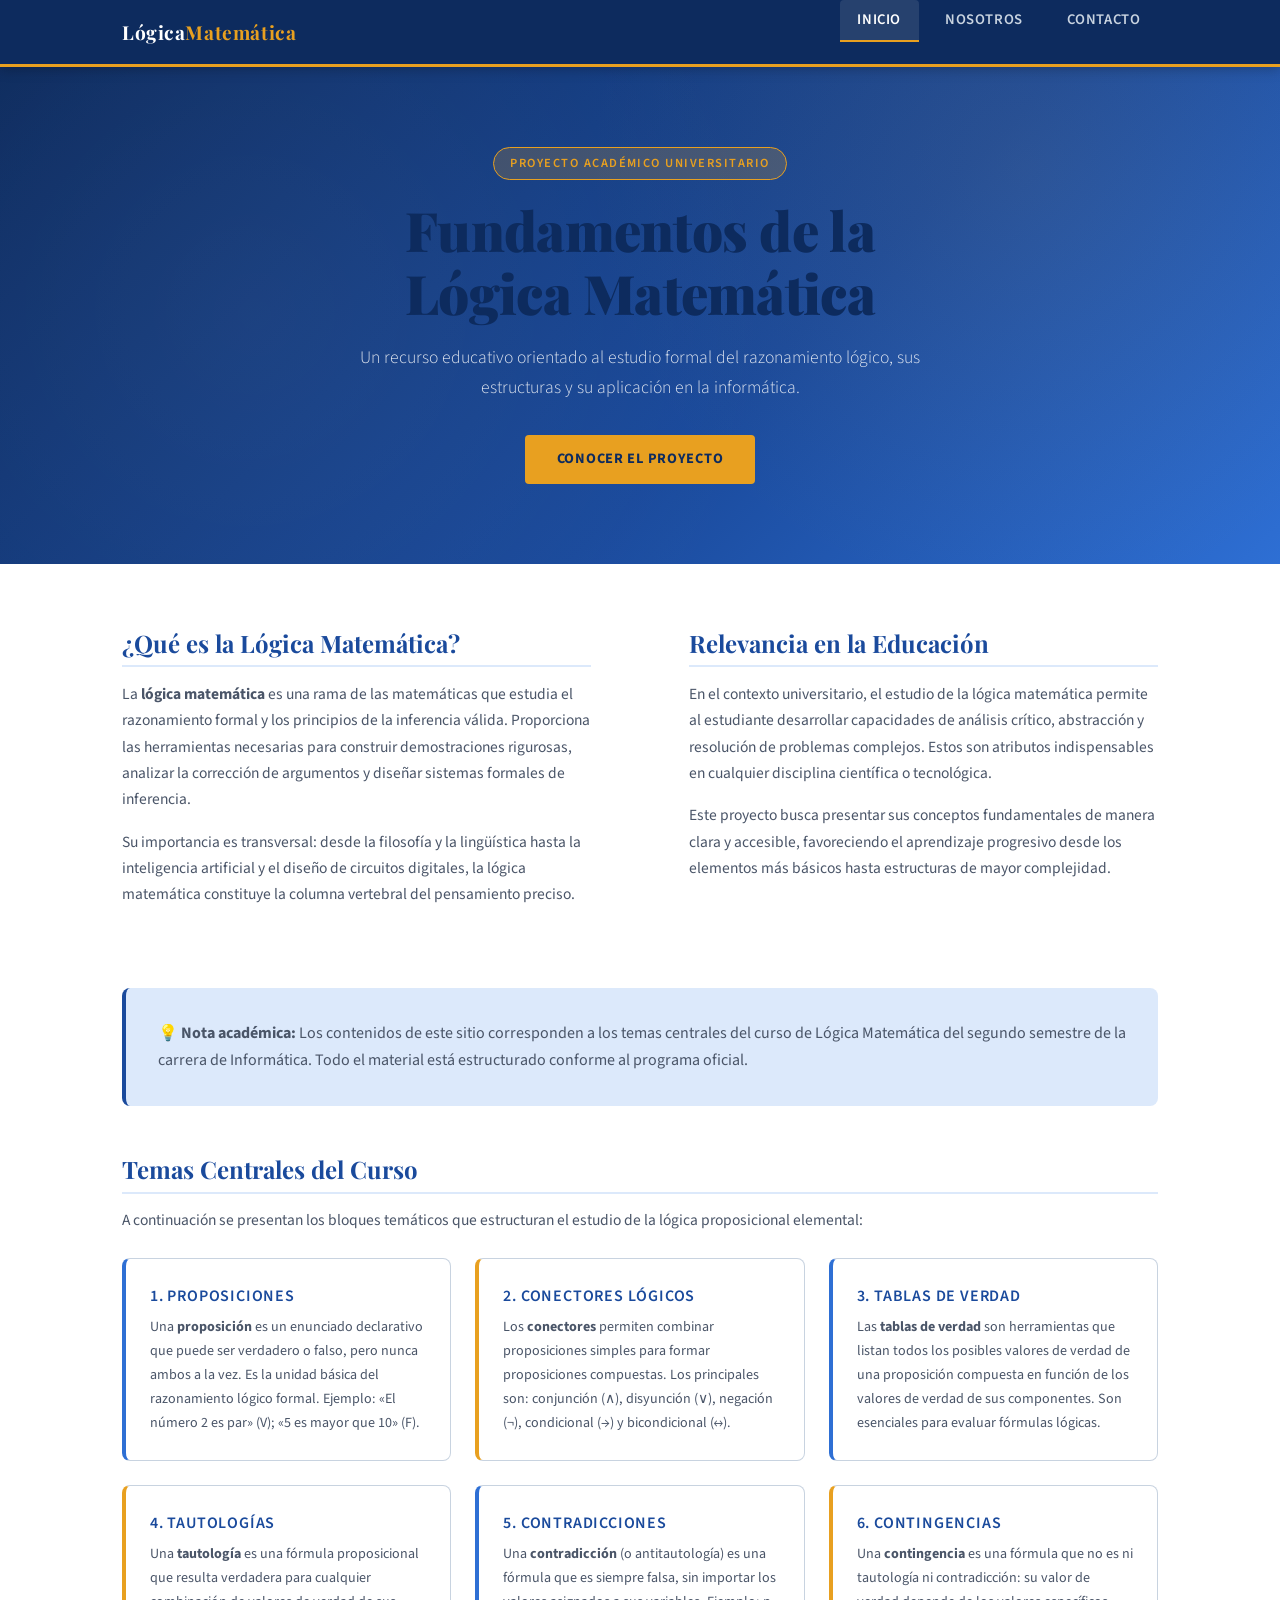
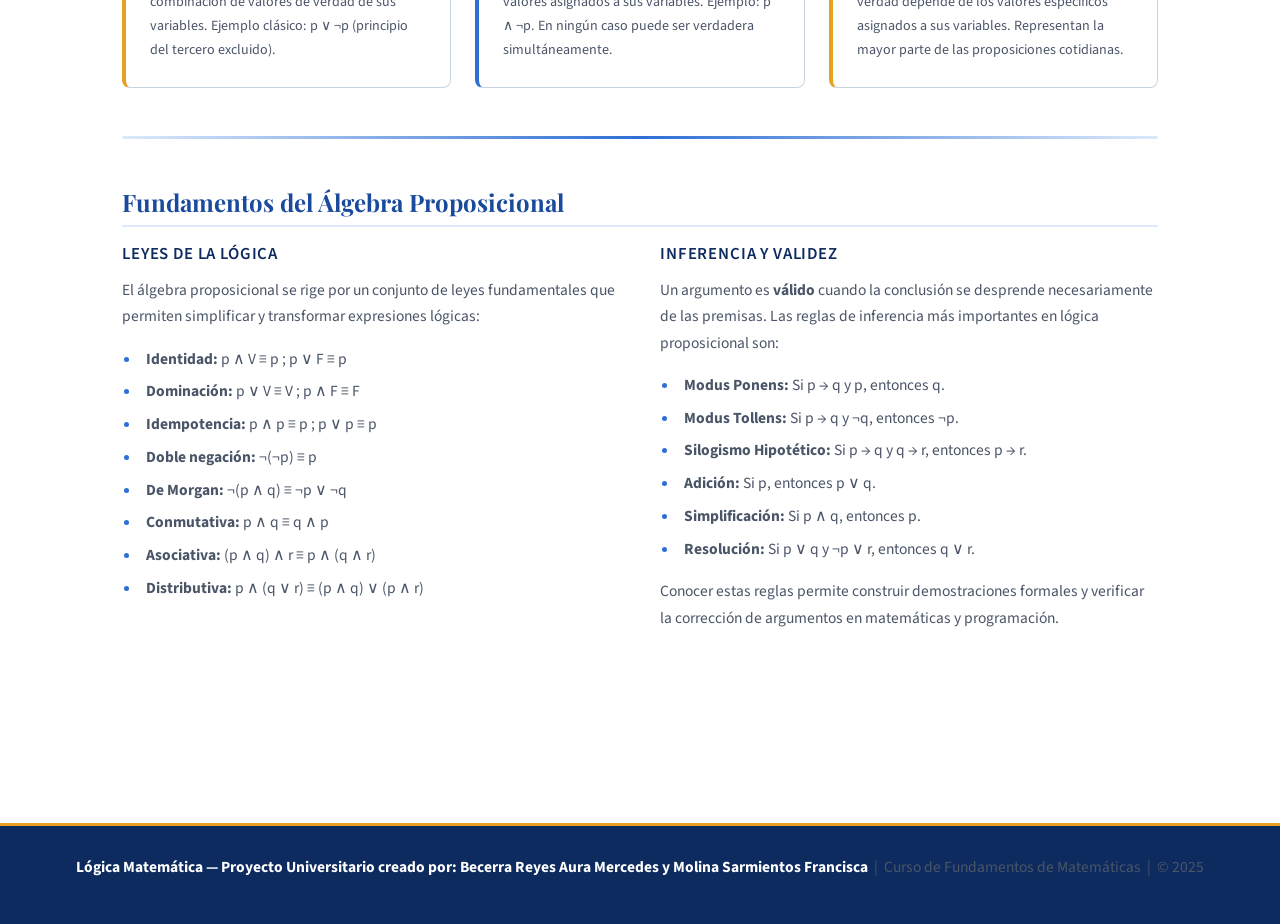
<file: index.html>
<!DOCTYPE html>
<html lang="es">
<head>
  <meta charset="UTF-8" />
  <meta name="viewport" content="width=device-width, initial-scale=1.0" />
  <title>Lógica Matemática</title>
  <link rel="stylesheet" href="style.css" />
</head>
<body>

  <!-- ENCABEZADO / NAVEGACIÓN -->
  <header>
    <div class="nav-inner">
      <a href="index.html" class="nav-logo">Lógica<span>Matemática</span></a>
      <nav>
        <ul>
          <li><a href="index.html" class="activo">Inicio</a></li>
          <li><a href="nosotros.html">Nosotros</a></li>
          <li><a href="contacto.html">Contacto</a></li>
        </ul>
      </nav>
    </div>
  </header>

  <!-- HERO -->
  <section class="hero">
    <div class="hero-content">
      <span class="hero-tag">Proyecto Académico Universitario</span>
      <h1>Fundamentos de la<br>Lógica Matemática</h1>
      <p>Un recurso educativo orientado al estudio formal del razonamiento lógico, sus estructuras y su aplicación en la informática.</p>
      <a href="nosotros.html" class="btn-hero">Conocer el Proyecto</a>
    </div>
  </section>

  <!-- CONTENIDO PRINCIPAL -->
  <main>

    <!-- INTRODUCCIÓN -->
    <section>
      <div class="seccion-intro">
        <div>
          <h2>¿Qué es la Lógica Matemática?</h2>
          <p>La <strong>lógica matemática</strong> es una rama de las matemáticas que estudia el razonamiento formal y los principios de la inferencia válida. Proporciona las herramientas necesarias para construir demostraciones rigurosas, analizar la corrección de argumentos y diseñar sistemas formales de inferencia.</p>
          <p>Su importancia es transversal: desde la filosofía y la lingüística hasta la inteligencia artificial y el diseño de circuitos digitales, la lógica matemática constituye la columna vertebral del pensamiento preciso.</p>
        </div>
        <div class="divider-vertical"></div>
        <div>
          <h2>Relevancia en la Educación</h2>
          <p>En el contexto universitario, el estudio de la lógica matemática permite al estudiante desarrollar capacidades de análisis crítico, abstracción y resolución de problemas complejos. Estos son atributos indispensables en cualquier disciplina científica o tecnológica.</p>
          <p>Este proyecto busca presentar sus conceptos fundamentales de manera clara y accesible, favoreciendo el aprendizaje progresivo desde los elementos más básicos hasta estructuras de mayor complejidad.</p>
        </div>
      </div>
    </section>

    <!-- BLOQUE DESTACADO -->
    <div class="destacado">
      <p>💡 <strong>Nota académica:</strong> Los contenidos de este sitio corresponden a los temas centrales del curso de Lógica Matemática del segundo semestre de la carrera de Informática. Todo el material está estructurado conforme al programa oficial.</p>
    </div>

    <!-- TEMAS -->
    <section>
      <h2>Temas Centrales del Curso</h2>
      <p>A continuación se presentan los bloques temáticos que estructuran el estudio de la lógica proposicional elemental:</p>

      <div class="temas-grid">

        <div class="tema-card">
          <h3>1. Proposiciones</h3>
          <p>Una <strong>proposición</strong> es un enunciado declarativo que puede ser verdadero o falso, pero nunca ambos a la vez. Es la unidad básica del razonamiento lógico formal. Ejemplo: «El número 2 es par» (V); «5 es mayor que 10» (F).</p>
        </div>

        <div class="tema-card">
          <h3>2. Conectores Lógicos</h3>
          <p>Los <strong>conectores</strong> permiten combinar proposiciones simples para formar proposiciones compuestas. Los principales son: conjunción (∧), disyunción (∨), negación (¬), condicional (→) y bicondicional (↔).</p>
        </div>

        <div class="tema-card">
          <h3>3. Tablas de Verdad</h3>
          <p>Las <strong>tablas de verdad</strong> son herramientas que listan todos los posibles valores de verdad de una proposición compuesta en función de los valores de verdad de sus componentes. Son esenciales para evaluar fórmulas lógicas.</p>
        </div>

        <div class="tema-card">
          <h3>4. Tautologías</h3>
          <p>Una <strong>tautología</strong> es una fórmula proposicional que resulta verdadera para cualquier combinación de valores de verdad de sus variables. Ejemplo clásico: p ∨ ¬p (principio del tercero excluido).</p>
        </div>

        <div class="tema-card">
          <h3>5. Contradicciones</h3>
          <p>Una <strong>contradicción</strong> (o antitautología) es una fórmula que es siempre falsa, sin importar los valores asignados a sus variables. Ejemplo: p ∧ ¬p. En ningún caso puede ser verdadera simultáneamente.</p>
        </div>

        <div class="tema-card">
          <h3>6. Contingencias</h3>
          <p>Una <strong>contingencia</strong> es una fórmula que no es ni tautología ni contradicción: su valor de verdad depende de los valores específicos asignados a sus variables. Representan la mayor parte de las proposiciones cotidianas.</p>
        </div>

      </div>
    </section>

    <div class="sep"></div>

    <!-- SECCIÓN ADICIONAL -->
    <section>
      <h2>Fundamentos del Álgebra Proposicional</h2>
      <div class="nosotros-grid">
        <div>
          <h3>Leyes de la Lógica</h3>
          <p>El álgebra proposicional se rige por un conjunto de leyes fundamentales que permiten simplificar y transformar expresiones lógicas:</p>
          <ul>
            <li><strong>Identidad:</strong> p ∧ V ≡ p ; p ∨ F ≡ p</li>
            <li><strong>Dominación:</strong> p ∨ V ≡ V ; p ∧ F ≡ F</li>
            <li><strong>Idempotencia:</strong> p ∧ p ≡ p ; p ∨ p ≡ p</li>
            <li><strong>Doble negación:</strong> ¬(¬p) ≡ p</li>
            <li><strong>De Morgan:</strong> ¬(p ∧ q) ≡ ¬p ∨ ¬q</li>
            <li><strong>Conmutativa:</strong> p ∧ q ≡ q ∧ p</li>
            <li><strong>Asociativa:</strong> (p ∧ q) ∧ r ≡ p ∧ (q ∧ r)</li>
            <li><strong>Distributiva:</strong> p ∧ (q ∨ r) ≡ (p ∧ q) ∨ (p ∧ r)</li>
          </ul>
        </div>
        <div>
          <h3>Inferencia y Validez</h3>
          <p>Un argumento es <strong>válido</strong> cuando la conclusión se desprende necesariamente de las premisas. Las reglas de inferencia más importantes en lógica proposicional son:</p>
          <ul>
            <li><strong>Modus Ponens:</strong> Si p → q y p, entonces q.</li>
            <li><strong>Modus Tollens:</strong> Si p → q y ¬q, entonces ¬p.</li>
            <li><strong>Silogismo Hipotético:</strong> Si p → q y q → r, entonces p → r.</li>
            <li><strong>Adición:</strong> Si p, entonces p ∨ q.</li>
            <li><strong>Simplificación:</strong> Si p ∧ q, entonces p.</li>
            <li><strong>Resolución:</strong> Si p ∨ q y ¬p ∨ r, entonces q ∨ r.</li>
          </ul>
          <p>Conocer estas reglas permite construir demostraciones formales y verificar la corrección de argumentos en matemáticas y programación.</p>
        </div>
      </div>
    </section>

  </main>

  <!-- PIE DE PÁGINA -->
  <footer>
    <p><strong>Lógica Matemática — Proyecto Universitario creado por: Becerra Reyes Aura Mercedes y Molina Sarmientos Francisca</strong> &nbsp;|&nbsp; Curso de Fundamentos de Matemáticas &nbsp;|&nbsp; &copy; 2025</p>
  </footer>

</body>
</html>
</file>
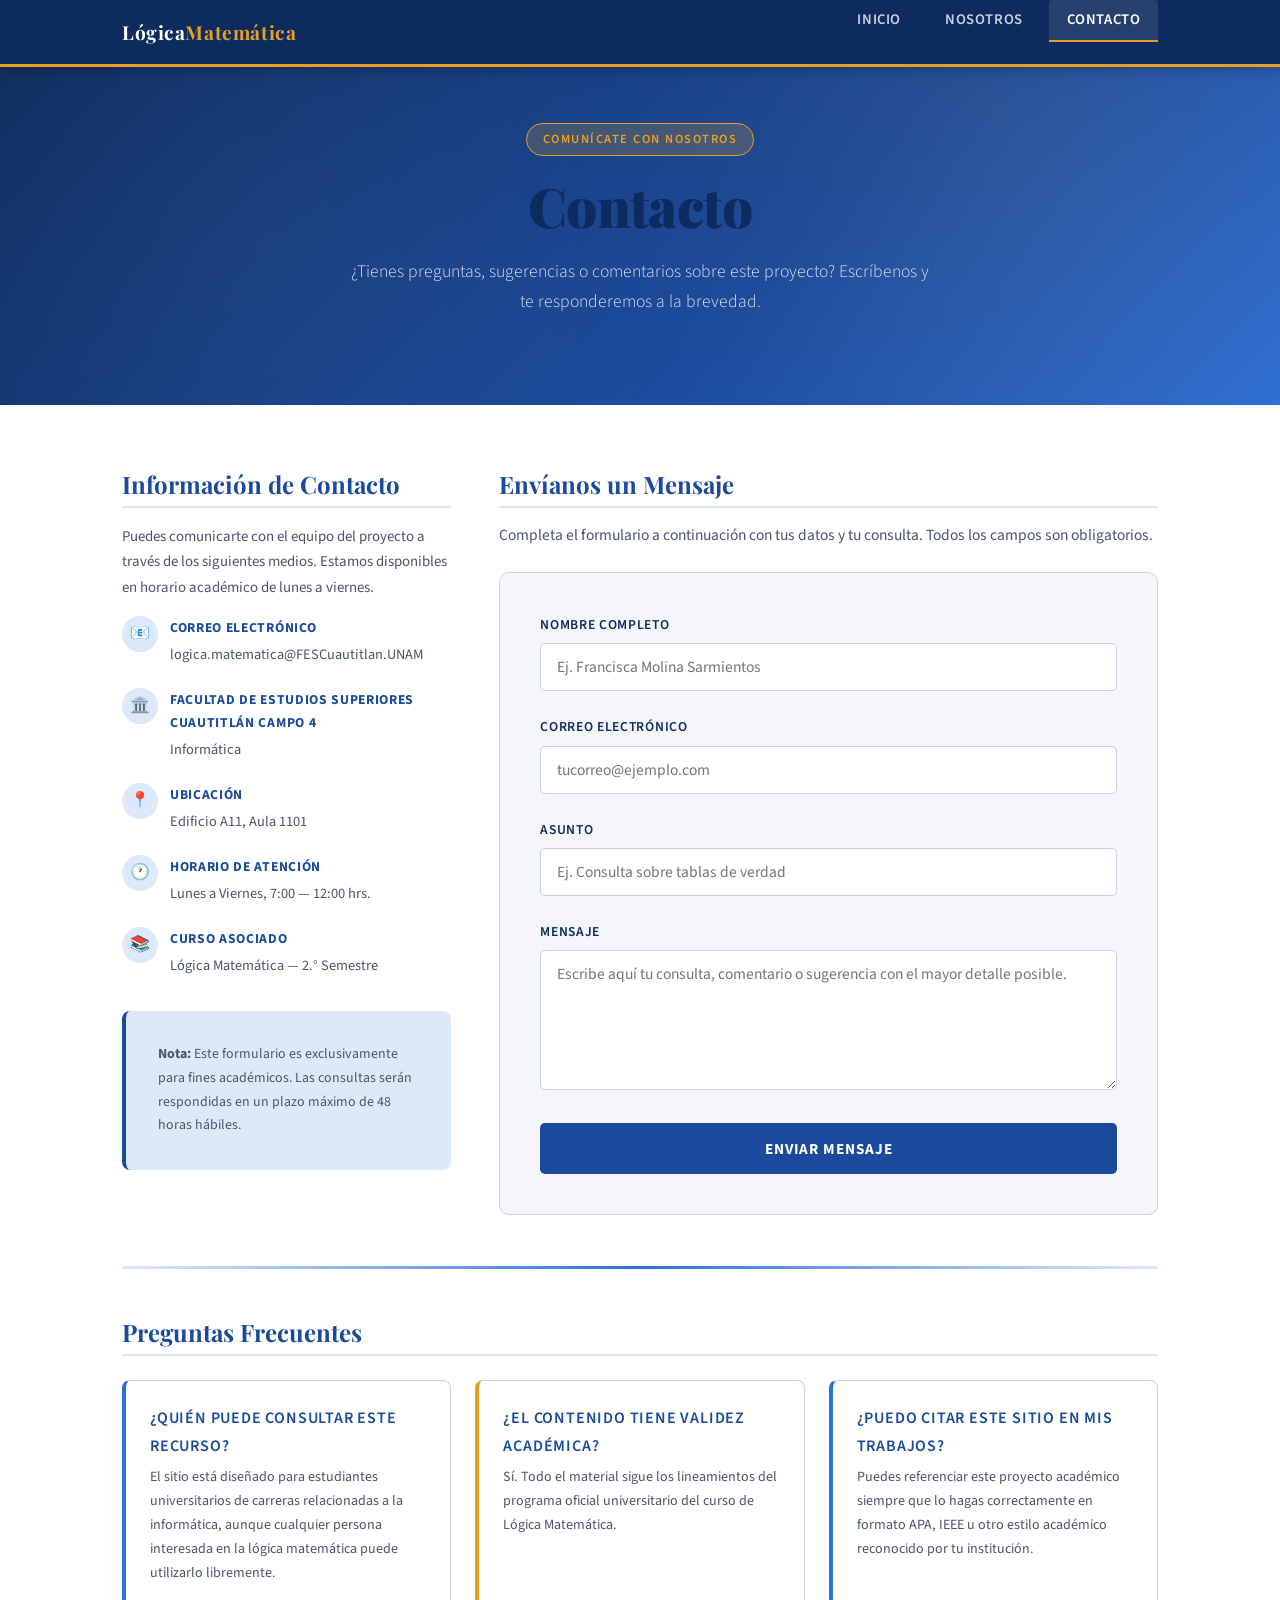
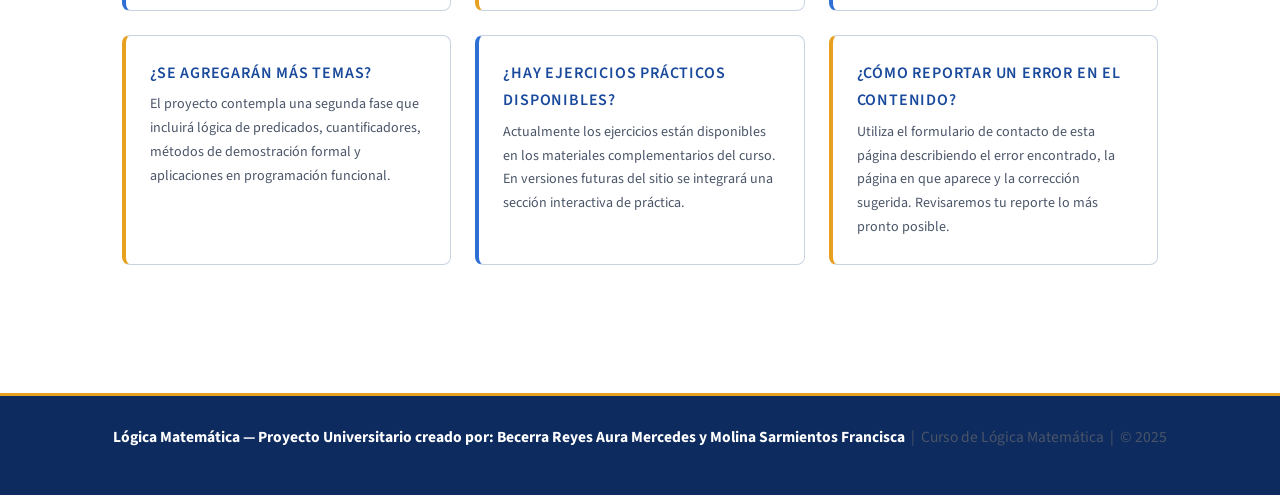
<file: contacto.html>
<!DOCTYPE html>
<html lang="es">
<head>
  <meta charset="UTF-8" />
  <meta name="viewport" content="width=device-width, initial-scale=1.0" />
  <title>Contacto — Lógica Matemática</title>
  <link rel="stylesheet" href="style.css" />
</head>
<body>

  <!-- ENCABEZADO / NAVEGACIÓN -->
  <header>
    <div class="nav-inner">
      <a href="index.html" class="nav-logo">Lógica<span>Matemática</span></a>
      <nav>
        <ul>
          <li><a href="index.html">Inicio</a></li>
          <li><a href="nosotros.html">Nosotros</a></li>
          <li><a href="contacto.html" class="activo">Contacto</a></li>
        </ul>
      </nav>
    </div>
  </header>

  <!-- HERO SECUNDARIO -->
  <section class="hero" style="padding: 3.5rem 2rem;">
    <div class="hero-content">
      <span class="hero-tag">Comunícate con Nosotros</span>
      <h1>Contacto</h1>
      <p>¿Tienes preguntas, sugerencias o comentarios sobre este proyecto? Escríbenos y te responderemos a la brevedad.</p>
    </div>
  </section>

  <!-- CONTENIDO PRINCIPAL -->
  <main>

    <div class="contacto-wrapper">

      <!-- INFORMACIÓN DE CONTACTO -->
      <div class="contacto-info">
        <h2>Información de Contacto</h2>
        <p>Puedes comunicarte con el equipo del proyecto a través de los siguientes medios. Estamos disponibles en horario académico de lunes a viernes.</p>

        <div class="info-item">
          <div class="info-icon">📧</div>
          <div class="info-text">
            <strong>Correo Electrónico</strong>
            <span>logica.matematica@FESCuautitlan.UNAM</span>
          </div>
        </div>

        <div class="info-item">
          <div class="info-icon">🏛️</div>
          <div class="info-text">
            <strong>Facultad de Estudios Superiores Cuautitlán Campo 4</strong>
            <span>Informática</span>
          </div>
        </div>

        <div class="info-item">
          <div class="info-icon">📍</div>
          <div class="info-text">
            <strong>Ubicación</strong>
            <span>Edificio A11, Aula 1101</span>
          </div>
        </div>

        <div class="info-item">
          <div class="info-icon">🕐</div>
          <div class="info-text">
            <strong>Horario de Atención</strong>
            <span>Lunes a Viernes, 7:00 — 12:00 hrs.</span>
          </div>
        </div>

        <div class="info-item">
          <div class="info-icon">📚</div>
          <div class="info-text">
            <strong>Curso Asociado</strong>
            <span>Lógica Matemática — 2.° Semestre</span>
          </div>
        </div>

        <div style="margin-top: 2rem;">
          <div class="destacado">
            <p style="font-size: 0.87rem; margin-bottom: 0;">
              <strong>Nota:</strong> Este formulario es exclusivamente para fines académicos. Las consultas serán respondidas en un plazo máximo de 48 horas hábiles.
            </p>
          </div>
        </div>
      </div>

      <!-- FORMULARIO -->
      <div>
        <h2>Envíanos un Mensaje</h2>
        <p style="margin-bottom: 1.5rem;">Completa el formulario a continuación con tus datos y tu consulta. Todos los campos son obligatorios.</p>

        <form action="#" method="post">

          <div class="form-group">
            <label for="nombre">Nombre Completo</label>
            <input
              type="text"
              id="nombre"
              name="nombre"
              placeholder="Ej. Francisca Molina Sarmientos"
              required
            />
          </div>

          <div class="form-group">
            <label for="email">Correo Electrónico</label>
            <input
              type="email"
              id="email"
              name="email"
              placeholder="tucorreo@ejemplo.com"
              required
            />
          </div>

          <div class="form-group">
            <label for="asunto">Asunto</label>
            <input
              type="text"
              id="asunto"
              name="asunto"
              placeholder="Ej. Consulta sobre tablas de verdad"
              required
            />
          </div>

          <div class="form-group">
            <label for="mensaje">Mensaje</label>
            <textarea
              id="mensaje"
              name="mensaje"
              placeholder="Escribe aquí tu consulta, comentario o sugerencia con el mayor detalle posible."
              required
            ></textarea>
          </div>

          <div class="form-group" style="margin-bottom: 0;">
            <button type="submit">Enviar Mensaje</button>
          </div>

        </form>
      </div>

    </div>

    <div class="sep"></div>

    <!-- SECCIÓN ADICIONAL: PREGUNTAS FRECUENTES -->
    <section>
      <h2>Preguntas Frecuentes</h2>
      <div class="temas-grid">

        <div class="tema-card">
          <h3>¿Quién puede consultar este recurso?</h3>
          <p>El sitio está diseñado para estudiantes universitarios de carreras relacionadas a la informática, aunque cualquier persona interesada en la lógica matemática puede utilizarlo libremente.</p>
        </div>

        <div class="tema-card">
          <h3>¿El contenido tiene validez académica?</h3>
          <p>Sí. Todo el material sigue los lineamientos del programa oficial universitario del curso de Lógica Matemática.</p>
        </div>

        <div class="tema-card">
          <h3>¿Puedo citar este sitio en mis trabajos?</h3>
          <p>Puedes referenciar este proyecto académico siempre que lo hagas correctamente en formato APA, IEEE u otro estilo académico reconocido por tu institución.</p>
        </div>

        <div class="tema-card">
          <h3>¿Se agregarán más temas?</h3>
          <p>El proyecto contempla una segunda fase que incluirá lógica de predicados, cuantificadores, métodos de demostración formal y aplicaciones en programación funcional.</p>
        </div>

        <div class="tema-card">
          <h3>¿Hay ejercicios prácticos disponibles?</h3>
          <p>Actualmente los ejercicios están disponibles en los materiales complementarios del curso. En versiones futuras del sitio se integrará una sección interactiva de práctica.</p>
        </div>

        <div class="tema-card">
          <h3>¿Cómo reportar un error en el contenido?</h3>
          <p>Utiliza el formulario de contacto de esta página describiendo el error encontrado, la página en que aparece y la corrección sugerida. Revisaremos tu reporte lo más pronto posible.</p>
        </div>

      </div>
    </section>

  </main>

  <!-- PIE DE PÁGINA -->
  <footer>
    <p><strong>Lógica Matemática — Proyecto Universitario creado por: Becerra Reyes Aura Mercedes y Molina Sarmientos Francisca</strong> &nbsp;|&nbsp; Curso de Lógica Matemática &nbsp;|&nbsp; &copy; 2025</p>
  </footer>

</body>
</html>
</file>
<file: style.css>
@import url('https://fonts.googleapis.com/css2?family=Playfair+Display:wght@400;700;900&family=Source+Sans+3:wght@300;400;600&display=swap');

:root {
  --azul-oscuro: #0d2b5e;
  --azul-medio: #1a4a9c;
  --azul-claro: #2e6fd4;
  --azul-suave: #dce9fb;
  --blanco: #ffffff;
  --gris-claro: #f4f6f9;
  --gris-medio: #c8d3e0;
  --gris-texto: #4a5568;
  --gris-oscuro: #2d3748;
  --acento: #e8a020;
}

* {
  margin: 0;
  padding: 0;
  box-sizing: border-box;
}

body {
  font-family: 'Source Sans 3', sans-serif;
  font-weight: 400;
  color: var(--gris-oscuro);
  background-color: var(--blanco);
  line-height: 1.7;
}

/* ── NAVEGACIÓN ─────────────────────────────────────────── */
header {
  background-color: var(--azul-oscuro);
  border-bottom: 3px solid var(--acento);
  position: sticky;
  top: 0;
  z-index: 100;
  box-shadow: 0 2px 12px rgba(0,0,0,0.25);
}

.nav-inner {
  max-width: 1100px;
  margin: 0 auto;
  display: flex;
  align-items: center;
  justify-content: space-between;
  padding: 0 2rem;
  height: 64px;
}

.nav-logo {
  font-family: 'Playfair Display', serif;
  font-size: 1.2rem;
  font-weight: 700;
  color: var(--blanco);
  text-decoration: none;
  letter-spacing: 0.03em;
}

.nav-logo span {
  color: var(--acento);
}

nav ul {
  list-style: none;
  display: flex;
  gap: 0.25rem;
}

nav ul li a {
  display: block;
  padding: 0.45rem 1.1rem;
  color: var(--gris-medio);
  text-decoration: none;
  font-size: 0.92rem;
  font-weight: 600;
  letter-spacing: 0.04em;
  text-transform: uppercase;
  border-radius: 4px;
  transition: color 0.2s, background-color 0.2s;
}

nav ul li a:hover,
nav ul li a.activo {
  color: var(--blanco);
  background-color: rgba(255,255,255,0.1);
}

nav ul li a.activo {
  border-bottom: 2px solid var(--acento);
  border-radius: 4px 4px 0 0;
}

/* ── HERO ───────────────────────────────────────────────── */
.hero {
  background: linear-gradient(135deg, var(--azul-oscuro) 0%, var(--azul-medio) 60%, var(--azul-claro) 100%);
  color: var(--blanco);
  padding: 5rem 2rem;
  text-align: center;
  position: relative;
  overflow: hidden;
}

.hero::before {
  content: '';
  position: absolute;
  inset: 0;
  background-image:
    radial-gradient(circle at 20% 50%, rgba(255,255,255,0.04) 0%, transparent 50%),
    radial-gradient(circle at 80% 20%, rgba(232,160,32,0.08) 0%, transparent 40%);
}

.hero-content {
  position: relative;
  max-width: 760px;
  margin: 0 auto;
}

.hero-tag {
  display: inline-block;
  background-color: rgba(232,160,32,0.2);
  border: 1px solid var(--acento);
  color: var(--acento);
  font-size: 0.78rem;
  font-weight: 600;
  letter-spacing: 0.12em;
  text-transform: uppercase;
  padding: 0.3rem 1rem;
  border-radius: 20px;
  margin-bottom: 1.2rem;
}

.hero h1 {
  font-family: 'Playfair Display', serif;
  font-size: clamp(2rem, 5vw, 3.4rem);
  font-weight: 900;
  line-height: 1.15;
  margin-bottom: 1.2rem;
  letter-spacing: -0.01em;
}

.hero p {
  font-size: 1.1rem;
  font-weight: 300;
  color: rgba(255,255,255,0.85);
  max-width: 580px;
  margin: 0 auto 2rem;
}

.btn-hero {
  display: inline-block;
  background-color: var(--acento);
  color: var(--azul-oscuro);
  font-weight: 700;
  font-size: 0.9rem;
  letter-spacing: 0.05em;
  text-transform: uppercase;
  padding: 0.75rem 2rem;
  border-radius: 4px;
  text-decoration: none;
  transition: background-color 0.2s, transform 0.15s;
}

.btn-hero:hover {
  background-color: #f0b030;
  transform: translateY(-2px);
}

/* ── CONTENEDOR PRINCIPAL ───────────────────────────────── */
main {
  max-width: 1100px;
  margin: 0 auto;
  padding: 4rem 2rem;
}

/* ── SECCIÓN INTRO ──────────────────────────────────────── */
.seccion-intro {
  display: grid;
  grid-template-columns: 1fr 2px 1fr;
  gap: 3rem;
  align-items: start;
  margin-bottom: 4rem;
}

.divider-vertical {
  background: linear-gradient(to bottom, transparent, var(--gris-medio), transparent);
  width: 2px;
}

/* ── HEADINGS ───────────────────────────────────────────── */
h1 {
  font-family: 'Playfair Display', serif;
  color: var(--azul-oscuro);
  font-size: 2rem;
  margin-bottom: 1rem;
  line-height: 1.2;
}

h2 {
  font-family: 'Playfair Display', serif;
  color: var(--azul-medio);
  font-size: 1.5rem;
  margin-bottom: 0.85rem;
  padding-bottom: 0.4rem;
  border-bottom: 2px solid var(--azul-suave);
  line-height: 1.3;
}

h3 {
  font-family: 'Source Sans 3', sans-serif;
  font-size: 1.05rem;
  font-weight: 600;
  color: var(--azul-oscuro);
  margin-bottom: 0.5rem;
  text-transform: uppercase;
  letter-spacing: 0.05em;
}

p {
  color: var(--gris-texto);
  margin-bottom: 1rem;
  font-size: 0.97rem;
}

/* ── TARJETAS DE TEMAS ──────────────────────────────────── */
.temas-grid {
  display: grid;
  grid-template-columns: repeat(auto-fill, minmax(300px, 1fr));
  gap: 1.5rem;
  margin-top: 1.5rem;
}

.tema-card {
  background: var(--blanco);
  border: 1px solid var(--gris-medio);
  border-radius: 8px;
  padding: 1.5rem;
  border-left: 4px solid var(--azul-claro);
  transition: box-shadow 0.2s, transform 0.15s;
}

.tema-card:hover {
  box-shadow: 0 4px 20px rgba(30, 74, 156, 0.12);
  transform: translateY(-2px);
}

.tema-card:nth-child(even) {
  border-left-color: var(--acento);
}

.tema-card h3 {
  color: var(--azul-medio);
  margin-bottom: 0.4rem;
  font-size: 1rem;
}

.tema-card p {
  font-size: 0.88rem;
  margin-bottom: 0;
  color: var(--gris-texto);
}

/* ── LISTA GENERAL ──────────────────────────────────────── */
ul {
  padding-left: 1.2rem;
  margin-bottom: 1rem;
}

ul li {
  color: var(--gris-texto);
  font-size: 0.97rem;
  margin-bottom: 0.4rem;
  padding-left: 0.3rem;
}

ul li::marker {
  color: var(--azul-claro);
}

/* ── SECCIÓN DESTACADA ──────────────────────────────────── */
.destacado {
  background: var(--azul-suave);
  border-radius: 8px;
  padding: 2rem;
  margin-bottom: 3rem;
  border-left: 4px solid var(--azul-medio);
}

.destacado p {
  margin-bottom: 0;
  font-size: 1rem;
}

/* ── PÁGINA NOSOTROS ────────────────────────────────────── */
.nosotros-grid {
  display: grid;
  grid-template-columns: 1fr 1fr;
  gap: 2.5rem;
  margin-bottom: 3rem;
}

.mision-vision {
  display: grid;
  grid-template-columns: 1fr 1fr;
  gap: 1.5rem;
  margin-bottom: 3rem;
}

.mv-card {
  background: var(--azul-oscuro);
  color: var(--blanco);
  padding: 2rem;
  border-radius: 8px;
  position: relative;
  overflow: hidden;
}

.mv-card::before {
  content: '';
  position: absolute;
  top: -20px;
  right: -20px;
  width: 80px;
  height: 80px;
  background: rgba(255,255,255,0.05);
  border-radius: 50%;
}

.mv-card h2 {
  color: var(--acento);
  border-bottom-color: rgba(255,255,255,0.15);
  font-size: 1.3rem;
}

.mv-card p {
  color: rgba(255,255,255,0.82);
  font-size: 0.94rem;
  margin-bottom: 0;
}

.galeria {
  display: grid;
  grid-template-columns: repeat(3, 1fr);
  gap: 1.25rem;
  margin-bottom: 3rem;
}

.galeria-item {
  border-radius: 8px;
  overflow: hidden;
  aspect-ratio: 4/3;
  border: 2px solid var(--gris-medio);
}

.galeria-item img {
  width: 100%;
  height: 100%;
  object-fit: cover;
  display: block;
  transition: transform 0.3s;
}

.galeria-item:hover img {
  transform: scale(1.04);
}

.galeria-item figcaption {
  background: var(--azul-oscuro);
  color: var(--blanco);
  font-size: 0.8rem;
  padding: 0.5rem 0.75rem;
  text-align: center;
}

/* ── FORMULARIO DE CONTACTO ─────────────────────────────── */
.contacto-wrapper {
  display: grid;
  grid-template-columns: 1fr 2fr;
  gap: 3rem;
  align-items: start;
}

.contacto-info h2 {
  margin-bottom: 1rem;
}

.contacto-info p {
  font-size: 0.93rem;
}

.info-item {
  display: flex;
  align-items: flex-start;
  gap: 0.75rem;
  margin-bottom: 1.2rem;
}

.info-icon {
  width: 36px;
  height: 36px;
  background: var(--azul-suave);
  border-radius: 50%;
  display: flex;
  align-items: center;
  justify-content: center;
  flex-shrink: 0;
  font-size: 1rem;
}

.info-text strong {
  display: block;
  font-size: 0.85rem;
  text-transform: uppercase;
  letter-spacing: 0.05em;
  color: var(--azul-medio);
  margin-bottom: 0.15rem;
}

.info-text span {
  font-size: 0.9rem;
  color: var(--gris-texto);
}

form {
  background: var(--gris-claro);
  border: 1px solid var(--gris-medio);
  border-radius: 10px;
  padding: 2.5rem;
}

.form-group {
  margin-bottom: 1.5rem;
}

label {
  display: block;
  font-size: 0.85rem;
  font-weight: 600;
  color: var(--azul-oscuro);
  text-transform: uppercase;
  letter-spacing: 0.05em;
  margin-bottom: 0.45rem;
}

input[type="text"],
input[type="email"],
textarea {
  width: 100%;
  padding: 0.75rem 1rem;
  border: 1.5px solid var(--gris-medio);
  border-radius: 5px;
  font-family: 'Source Sans 3', sans-serif;
  font-size: 0.97rem;
  color: var(--gris-oscuro);
  background: var(--blanco);
  transition: border-color 0.2s, box-shadow 0.2s;
  outline: none;
}

input[type="text"]:focus,
input[type="email"]:focus,
textarea:focus {
  border-color: var(--azul-claro);
  box-shadow: 0 0 0 3px rgba(46, 111, 212, 0.15);
}

textarea {
  resize: vertical;
  min-height: 140px;
}

button[type="submit"] {
  width: 100%;
  padding: 0.9rem;
  background: var(--azul-medio);
  color: var(--blanco);
  border: none;
  border-radius: 5px;
  font-family: 'Source Sans 3', sans-serif;
  font-size: 0.95rem;
  font-weight: 700;
  letter-spacing: 0.06em;
  text-transform: uppercase;
  cursor: pointer;
  transition: background-color 0.2s, transform 0.15s;
}

button[type="submit"]:hover {
  background: var(--azul-oscuro);
  transform: translateY(-1px);
}

/* ── FOOTER ─────────────────────────────────────────────── */
footer {
  background: var(--azul-oscuro);
  color: rgba(255,255,255,0.6);
  text-align: center;
  padding: 1.75rem 2rem;
  font-size: 0.85rem;
  margin-top: 4rem;
  border-top: 3px solid var(--acento);
}

footer strong {
  color: var(--blanco);
}

/* ── SEPARADOR DECORATIVO ───────────────────────────────── */
.sep {
  height: 3px;
  background: linear-gradient(to right, var(--azul-suave), var(--azul-claro), var(--azul-suave));
  border-radius: 2px;
  margin: 3rem 0;
}

/* ── RESPONSIVE ─────────────────────────────────────────── */
@media (max-width: 768px) {
  .seccion-intro,
  .nosotros-grid,
  .mision-vision,
  .galeria,
  .contacto-wrapper {
    grid-template-columns: 1fr;
  }
  .divider-vertical { display: none; }
  .temas-grid { grid-template-columns: 1fr; }
  .nav-inner { flex-direction: column; height: auto; padding: 0.75rem 1rem; gap: 0.5rem; }
  nav ul { flex-wrap: wrap; justify-content: center; }
}
</file>
